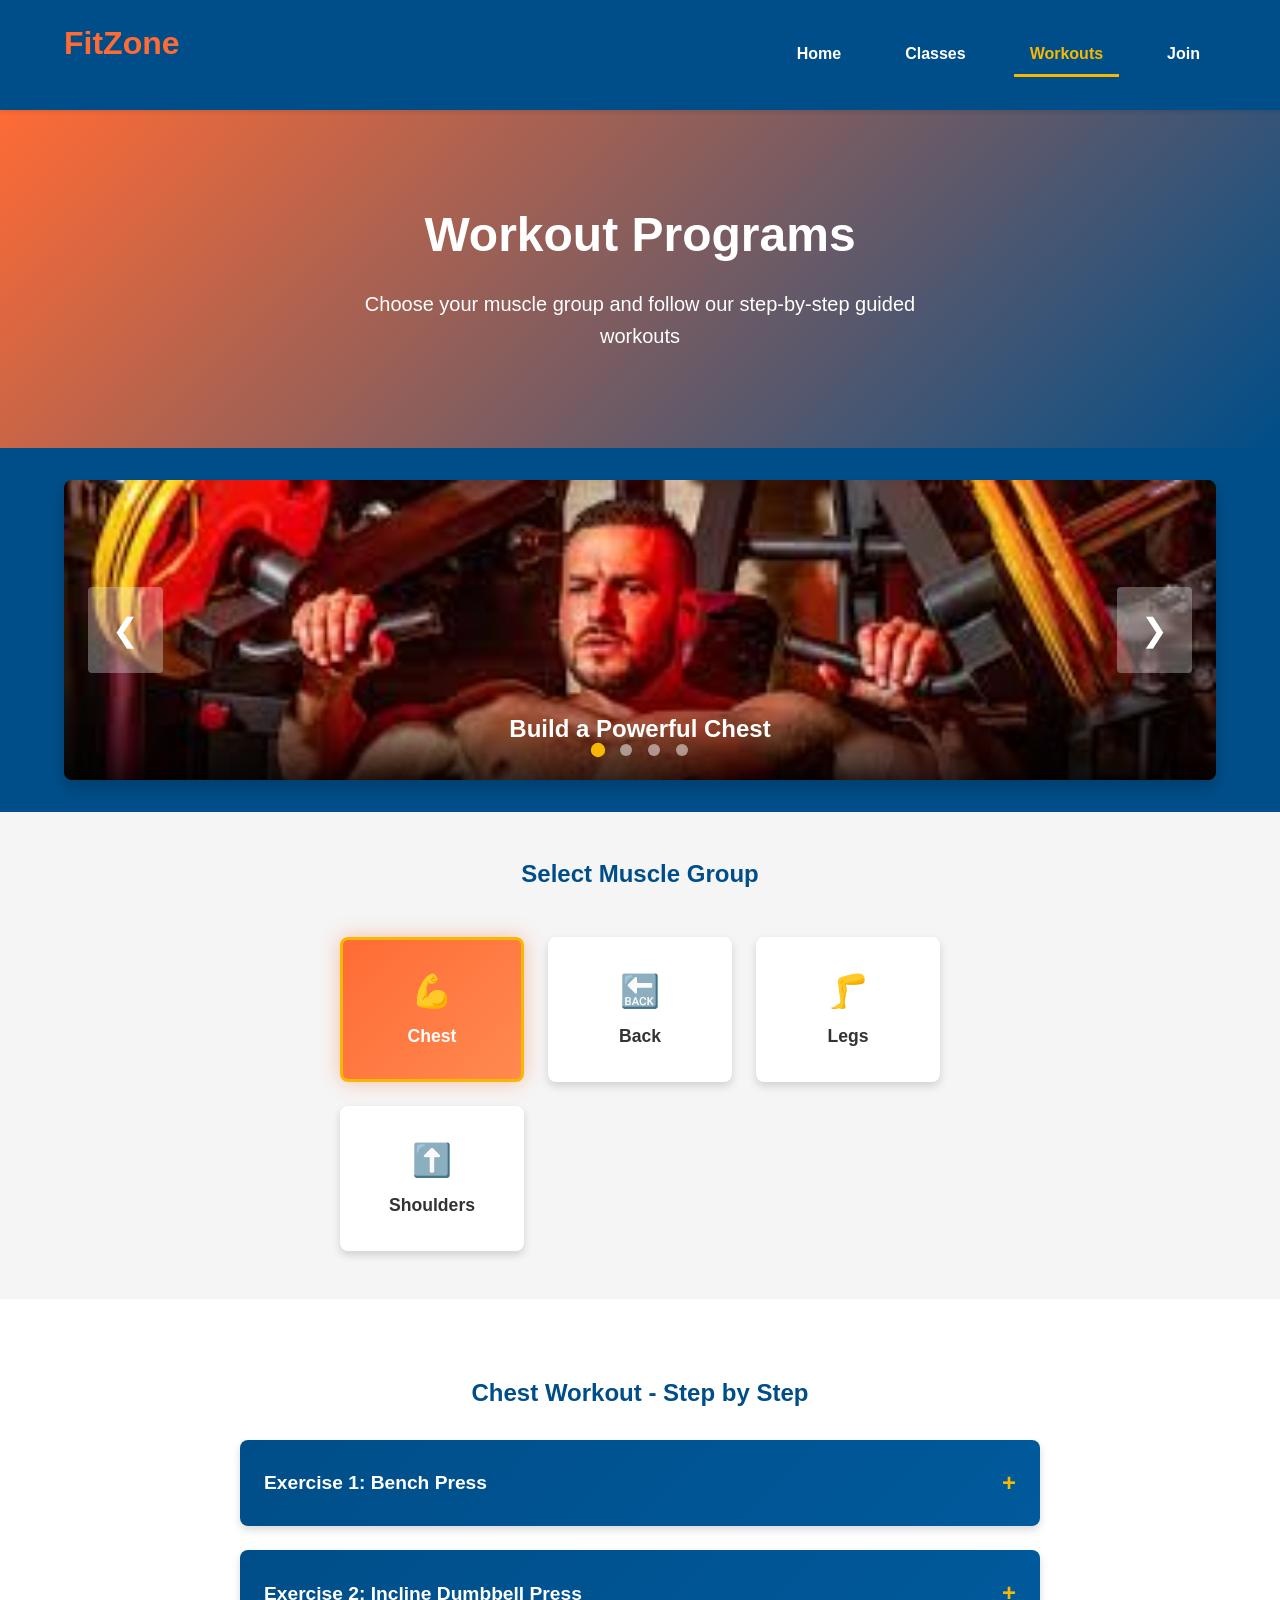
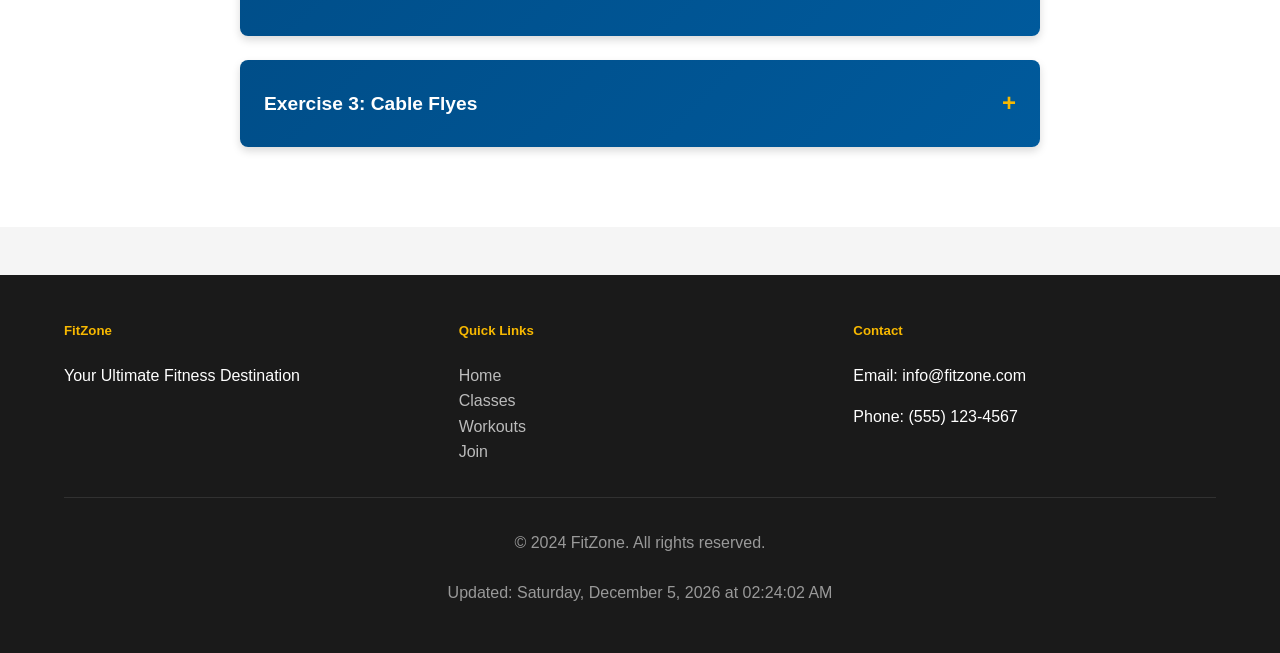
<file: workouts.html>
<!DOCTYPE html>
<html lang="en">
<head>
    <meta charset="UTF-8">
    <meta name="viewport" content="width=device-width, initial-scale=1.0">
    <title>Workouts - FitZone</title>
    <link rel="icon" type="image/x-icon" href="images/favicon.png">
    <link rel="stylesheet" href="css/styles.css">
    <link rel="stylesheet" href="css/animations.css">
    <link rel="stylesheet" href="css/workouts.css">
    <script src="https://code.jquery.com/jquery-3.6.0.min.js"></script>
</head>
<body>
    <!-- Navigation -->
    <nav class="navbar">
        <div class="container">
            <div class="nav-wrapper">
                <div class="logo">
                    <h1>FitZone</h1>
                </div>
                <ul class="nav-links">
                    <li><a href="index.html">Home</a></li>
                    <li><a href="classes.html">Classes</a></li>
                    <li><a href="workouts.html" class="active">Workouts</a></li>
                    <li><a href="join.html">Join</a></li>
                </ul>
            </div>
        </div>
    </nav>

    <!-- Hero Section for Workouts -->
    <header class="workouts-hero">
        <div class="hero-content">
            <h2>Workout Programs</h2>
            <p>Choose your muscle group and follow our step-by-step guided workouts</p>
        </div>
    </header>

    <!-- Cookie Consent Banner -->
    <div id="cookie-consent" class="cookie-consent hidden">
        <div class="cookie-content">
            <p>We use cookies to save your preferences and workout history. By continuing, you accept our cookie policy.</p>
            <div class="cookie-buttons">
                <button id="accept-cookies" class="btn btn-primary">Accept</button>
                <button id="decline-cookies" class="btn btn-secondary">Decline</button>
            </div>
        </div>
    </div>

    <!-- Auto-Rotating Carousel Banner -->
    <section class="carousel-section">
        <div class="carousel-container">
            <div class="carousel-wrapper">
                <div class="carousel-slides">
                    <div class="carousel-slide">
                        <img src="images/workouts/chest.jfif" alt="Chest Workout">
                        <div class="carousel-caption">Build a Powerful Chest</div>
                    </div>
                    <div class="carousel-slide">
                        <img src="images/workouts/back.jfif" alt="Back Workout">
                        <div class="carousel-caption">Strengthen Your Back</div>
                    </div>
                    <div class="carousel-slide">
                        <img src="images/workouts/legs.jfif" alt="Legs Workout">
                        <div class="carousel-caption">Power Up Your Legs</div>
                    </div>
                    <div class="carousel-slide">
                        <img src="images/workouts/shoulders.jfif" alt="Shoulders Workout">
                        <div class="carousel-caption">Shape Your Shoulders</div>
                    </div>
                </div>
                <button class="carousel-prev">❮</button>
                <button class="carousel-next">❯</button>
                <div class="carousel-dots">
                    <span class="dot active" data-slide="0"></span>
                    <span class="dot" data-slide="1"></span>
                    <span class="dot" data-slide="2"></span>
                    <span class="dot" data-slide="3"></span>
                </div>
            </div>
        </div>
    </section>

    <main>
        <!-- Muscle Group Buttons -->
        <section class="muscle-groups-section">
            <div class="container">
                <h2 class="section-title">Select Muscle Group</h2>
                <div class="muscle-buttons">
                    <button class="muscle-btn active" data-muscle="chest">
                        <span class="muscle-icon">💪</span>
                        <span>Chest</span>
                    </button>
                    <button class="muscle-btn" data-muscle="back">
                        <span class="muscle-icon">🔙</span>
                        <span>Back</span>
                    </button>
                    <button class="muscle-btn" data-muscle="legs">
                        <span class="muscle-icon">🦵</span>
                        <span>Legs</span>
                    </button>
                    <button class="muscle-btn" data-muscle="shoulders">
                        <span class="muscle-icon">⬆️</span>
                        <span>Shoulders</span>
                    </button>
                </div>
            </div>
        </section>

        <!-- Accordion Workout Details -->
        <section class="workout-accordion-section">
            <div class="container">
                <div class="accordion" id="chest-accordion" data-muscle="chest">
                    <h3 class="section-title">Chest Workout - Step by Step</h3>

                    <div class="accordion-item">
                        <div class="accordion-header">
                            <h4>Exercise 1: Bench Press</h4>
                            <span class="accordion-toggle">+</span>
                        </div>
                        <div class="accordion-content">
                            <div class="exercise-details">
                                <p><strong>Sets:</strong> 4</p>
                                <p><strong>Reps:</strong> 8-10</p>
                                <p><strong>Rest:</strong> 90-120 seconds</p>
                                <p><strong>Instructions:</strong> Lie flat on bench, grip the bar with hands shoulder-width apart. Lower the bar to your chest and press it back up explosively.</p>
                            </div>
                        </div>
                    </div>

                    <div class="accordion-item">
                        <div class="accordion-header">
                            <h4>Exercise 2: Incline Dumbbell Press</h4>
                            <span class="accordion-toggle">+</span>
                        </div>
                        <div class="accordion-content">
                            <div class="exercise-details">
                                <p><strong>Sets:</strong> 3</p>
                                <p><strong>Reps:</strong> 10-12</p>
                                <p><strong>Rest:</strong> 60-90 seconds</p>
                                <p><strong>Instructions:</strong> Sit on an incline bench set at 45 degrees. Press dumbbells upward and slightly forward with controlled movement.</p>
                            </div>
                        </div>
                    </div>

                    <div class="accordion-item">
                        <div class="accordion-header">
                            <h4>Exercise 3: Cable Flyes</h4>
                            <span class="accordion-toggle">+</span>
                        </div>
                        <div class="accordion-content">
                            <div class="exercise-details">
                                <p><strong>Sets:</strong> 3</p>
                                <p><strong>Reps:</strong> 12-15</p>
                                <p><strong>Rest:</strong> 45-60 seconds</p>
                                <p><strong>Instructions:</strong> Stand on a machine, keep a slight bend in your elbows, and bring your hands together in a controlled arc motion.</p>
                            </div>
                        </div>
                    </div>
                </div>

                <div class="accordion" id="back-accordion" data-muscle="back" style="display: none;">
                    <h3 class="section-title">Back Workout - Step by Step</h3>

                    <div class="accordion-item">
                        <div class="accordion-header">
                            <h4>Exercise 1: Deadlift</h4>
                            <span class="accordion-toggle">+</span>
                        </div>
                        <div class="accordion-content">
                            <div class="exercise-details">
                                <p><strong>Sets:</strong> 4</p>
                                <p><strong>Reps:</strong> 6-8</p>
                                <p><strong>Rest:</strong> 120-150 seconds</p>
                                <p><strong>Instructions:</strong> Stand with feet hip-width apart, grip the bar at shoulder-width. Lift with your legs, keeping your back straight.</p>
                            </div>
                        </div>
                    </div>

                    <div class="accordion-item">
                        <div class="accordion-header">
                            <h4>Exercise 2: Bent-Over Rows</h4>
                            <span class="accordion-toggle">+</span>
                        </div>
                        <div class="accordion-content">
                            <div class="exercise-details">
                                <p><strong>Sets:</strong> 3</p>
                                <p><strong>Reps:</strong> 10-12</p>
                                <p><strong>Rest:</strong> 90-120 seconds</p>
                                <p><strong>Instructions:</strong> Bend forward at hips with a slight knee bend. Pull the bar up to your lower chest with elbows close to your body.</p>
                            </div>
                        </div>
                    </div>

                    <div class="accordion-item">
                        <div class="accordion-header">
                            <h4>Exercise 3: Pull-ups</h4>
                            <span class="accordion-toggle">+</span>
                        </div>
                        <div class="accordion-content">
                            <div class="exercise-details">
                                <p><strong>Sets:</strong> 3</p>
                                <p><strong>Reps:</strong> 8-12</p>
                                <p><strong>Rest:</strong> 90-120 seconds</p>
                                <p><strong>Instructions:</strong> Grip the bar with hands slightly wider than shoulder-width. Pull yourself up until chin is over the bar, then lower with control.</p>
                            </div>
                        </div>
                    </div>
                </div>

                <div class="accordion" id="legs-accordion" data-muscle="legs" style="display: none;">
                    <h3 class="section-title">Legs Workout - Step by Step</h3>

                    <div class="accordion-item">
                        <div class="accordion-header">
                            <h4>Exercise 1: Squats</h4>
                            <span class="accordion-toggle">+</span>
                        </div>
                        <div class="accordion-content">
                            <div class="exercise-details">
                                <p><strong>Sets:</strong> 4</p>
                                <p><strong>Reps:</strong> 8-10</p>
                                <p><strong>Rest:</strong> 120-150 seconds</p>
                                <p><strong>Instructions:</strong> Place bar on shoulders, feet shoulder-width apart. Lower your body as if sitting in a chair, then push back up.</p>
                            </div>
                        </div>
                    </div>

                    <div class="accordion-item">
                        <div class="accordion-header">
                            <h4>Exercise 2: Leg Press</h4>
                            <span class="accordion-toggle">+</span>
                        </div>
                        <div class="accordion-content">
                            <div class="exercise-details">
                                <p><strong>Sets:</strong> 3</p>
                                <p><strong>Reps:</strong> 10-12</p>
                                <p><strong>Rest:</strong> 90-120 seconds</p>
                                <p><strong>Instructions:</strong> Sit on the machine with feet on the platform at shoulder-width. Push the platform away from you, then return with control.</p>
                            </div>
                        </div>
                    </div>

                    <div class="accordion-item">
                        <div class="accordion-header">
                            <h4>Exercise 3: Leg Curls</h4>
                            <span class="accordion-toggle">+</span>
                        </div>
                        <div class="accordion-content">
                            <div class="exercise-details">
                                <p><strong>Sets:</strong> 3</p>
                                <p><strong>Reps:</strong> 12-15</p>
                                <p><strong>Rest:</strong> 60-90 seconds</p>
                                <p><strong>Instructions:</strong> Lie face down on the machine. Curl your legs up towards your glutes, squeezing at the top before lowering.</p>
                            </div>
                        </div>
                    </div>
                </div>

                <div class="accordion" id="shoulders-accordion" data-muscle="shoulders" style="display: none;">
                    <h3 class="section-title">Shoulders Workout - Step by Step</h3>

                    <div class="accordion-item">
                        <div class="accordion-header">
                            <h4>Exercise 1: Military Press</h4>
                            <span class="accordion-toggle">+</span>
                        </div>
                        <div class="accordion-content">
                            <div class="exercise-details">
                                <p><strong>Sets:</strong> 4</p>
                                <p><strong>Reps:</strong> 8-10</p>
                                <p><strong>Rest:</strong> 90-120 seconds</p>
                                <p><strong>Instructions:</strong> Stand with the bar at shoulder height. Press the bar overhead until arms are fully extended, then lower back down.</p>
                            </div>
                        </div>
                    </div>

                    <div class="accordion-item">
                        <div class="accordion-header">
                            <h4>Exercise 2: Lateral Raises</h4>
                            <span class="accordion-toggle">+</span>
                        </div>
                        <div class="accordion-content">
                            <div class="exercise-details">
                                <p><strong>Sets:</strong> 3</p>
                                <p><strong>Reps:</strong> 12-15</p>
                                <p><strong>Rest:</strong> 60-90 seconds</p>
                                <p><strong>Instructions:</strong> Hold dumbbells at your sides with arms slightly bent. Raise them out to the sides until parallel with the floor.</p>
                            </div>
                        </div>
                    </div>

                    <div class="accordion-item">
                        <div class="accordion-header">
                            <h4>Exercise 3: Reverse Peck Deck</h4>
                            <span class="accordion-toggle">+</span>
                        </div>
                        <div class="accordion-content">
                            <div class="exercise-details">
                                <p><strong>Sets:</strong> 3</p>
                                <p><strong>Reps:</strong> 12-15</p>
                                <p><strong>Rest:</strong> 60-90 seconds</p>
                                <p><strong>Instructions:</strong> Sit on the machine facing inward. Pull the handles toward you in a controlled arc, squeezing your rear shoulders.</p>
                            </div>
                        </div>
                    </div>
                </div>
            </div>
        </section>
    </main>

    <!-- Footer -->
    <footer class="footer">
        <div class="container">
            <div class="footer-content">
                <div class="footer-section">
                    <h5>FitZone</h5>
                    <p>Your Ultimate Fitness Destination</p>
                </div>
                <div class="footer-section">
                    <h5>Quick Links</h5>
                    <ul>
                        <li><a href="index.html">Home</a></li>
                        <li><a href="classes.html">Classes</a></li>
                        <li><a href="workouts.html">Workouts</a></li>
                        <li><a href="join.html">Join</a></li>
                    </ul>
                </div>
                <div class="footer-section">
                    <h5>Contact</h5>
                    <p>Email: info@fitzone.com</p>
                    <p>Phone: (555) 123-4567</p>
                </div>
            </div>
            <div class="footer-bottom">
                <p>&copy; 2024 FitZone. All rights reserved.</p>
                <p id="current-date-time"></p>
            </div>
        </div>
    </footer>

    <!-- Scripts -->
    <script src="js/main.js"></script>
    <script src="js/workouts.js"></script>
</body>
</html>
</file>
<file: css/styles.css>
/* ============================================
   FITZONE - MAIN STYLES
   Layout, Typography, Colors, Navigation
   ============================================ */

/* ============================================
   GLOBAL STYLES & VARIABLES
   ============================================ */

:root {
    /* Colors */
    --primary-color: #ff6b35;
    --secondary-color: #004e89;
    --accent-color: #f7b801;
    --dark-bg: #1a1a1a;
    --light-bg: #f5f5f5;
    --text-dark: #333333;
    --text-light: #ffffff;
    --border-color: #e0e0e0;
    --success-color: #27ae60;
    --danger-color: #e74c3c;

    /* Typography */
    --font-primary: 'Segoe UI', Tahoma, Geneva, Verdana, sans-serif;
    --font-secondary: 'Arial', sans-serif;
    --font-size-base: 16px;
    --font-size-lg: 1.25rem;
    --font-size-xl: 1.5rem;
    --font-size-xxl: 2rem;

    /* Spacing */
    --spacing-xs: 0.5rem;
    --spacing-sm: 1rem;
    --spacing-md: 1.5rem;
    --spacing-lg: 2rem;
    --spacing-xl: 3rem;

    /* Shadows */
    --shadow-sm: 0 2px 4px rgba(0, 0, 0, 0.1);
    --shadow-md: 0 4px 8px rgba(0, 0, 0, 0.15);
    --shadow-lg: 0 8px 16px rgba(0, 0, 0, 0.2);

    /* Border Radius */
    --border-radius: 8px;
}

/* ============================================
   RESET & BASE STYLES
   ============================================ */

* {
    margin: 0;
    padding: 0;
    box-sizing: border-box;
}

html {
    scroll-behavior: smooth;
}

body {
    font-family: var(--font-primary);
    font-size: var(--font-size-base);
    line-height: 1.6;
    color: var(--text-dark);
    background-color: var(--light-bg);
}

a {
    text-decoration: none;
    color: inherit;
}

ul {
    list-style: none;
}

img {
    max-width: 100%;
    height: auto;
    display: block;
}

/* ============================================
   CONTAINER
   ============================================ */

.container {
    max-width: 1200px;
    margin: 0 auto;
    padding: 0 var(--spacing-md);
}

/* ============================================
   NAVIGATION BAR
   ============================================ */

.navbar {
    background-color: var(--secondary-color);
    padding: var(--spacing-md) 0;
    position: sticky;
    top: 0;
    z-index: 1000;
    box-shadow: var(--shadow-sm);
}

.nav-wrapper {
    display: flex;
    justify-content: space-between;
    align-items: center;
}

.logo h1 {
    font-size: var(--font-size-xxl);
    color: var(--primary-color);
    font-weight: 700;
}

.nav-links {
    display: flex;
    gap: var(--spacing-lg);
}

.nav-links a {
    color: var(--text-light);
    font-weight: 600;
    padding: var(--spacing-xs) var(--spacing-sm);
    border-bottom: 3px solid transparent;
    transition: all 0.3s ease;
}

.nav-links a:hover,
.nav-links a.active {
    color: var(--accent-color);
    border-bottom-color: var(--accent-color);
}

/* ============================================
   HERO SECTION
   ============================================ */

.hero,
.gallery-hero {
    background: linear-gradient(135deg, rgba(0, 78, 137, 0.8), rgba(255, 107, 53, 0.8)),
                url('images/background.jpg') center/cover no-repeat;
    min-height: 500px;
    display: flex;
    align-items: center;
    justify-content: center;
    text-align: center;
    color: var(--text-light);
    padding: var(--spacing-xl);
}

.gallery-hero {
    min-height: 350px;
}

.hero-content h2 {
    font-size: var(--font-size-xxl);
    margin-bottom: var(--spacing-md);
    font-weight: 700;
}

.hero-content p {
    font-size: var(--font-size-lg);
    margin-bottom: var(--spacing-lg);
    max-width: 600px;
}

/* ============================================
   BUTTONS
   ============================================ */

.btn {
    display: inline-block;
    padding: var(--spacing-sm) var(--spacing-lg);
    border-radius: var(--border-radius);
    font-weight: 600;
    cursor: pointer;
    transition: all 0.3s ease;
    border: 2px solid transparent;
}

.btn-primary {
    background-color: var(--primary-color);
    color: var(--text-light);
}

.btn-primary:hover {
    background-color: #e55a2b;
    transform: translateY(-2px);
    box-shadow: var(--shadow-lg);
}

.btn-secondary {
    background-color: transparent;
    color: var(--text-light);
    border-color: var(--primary-color);
}

.btn-secondary:hover {
    background-color: var(--primary-color);
    transform: translateY(-2px);
}

/* ============================================
   TYPOGRAPHY
   ============================================ */

h1, h2, h3, h4, h5, h6 {
    font-weight: 700;
    line-height: 1.2;
    margin-bottom: var(--spacing-md);
}

h1 {
    font-size: var(--font-size-xxl);
}

h2 {
    font-size: var(--font-size-xl);
}

h3 {
    font-size: var(--font-size-lg);
}

p {
    margin-bottom: var(--spacing-md);
}

.section-title {
    text-align: center;
    font-size: var(--font-size-xl);
    margin-bottom: var(--spacing-xl);
    color: var(--secondary-color);
}

/* ============================================
   PRICING SECTION
   ============================================ */

.pricing-section {
    padding: var(--spacing-xl) 0;
    background-color: var(--text-light);
}

.pricing-grid {
    display: grid;
    grid-template-columns: repeat(auto-fit, minmax(300px, 1fr));
    gap: var(--spacing-lg);
    margin-top: var(--spacing-lg);
}

.pricing-card {
    background-color: var(--light-bg);
    border: 2px solid var(--border-color);
    border-radius: var(--border-radius);
    padding: var(--spacing-lg);
    text-align: center;
    transition: all 0.3s ease;
    position: relative;
}

.pricing-card:hover {
    transform: translateY(-10px);
    box-shadow: var(--shadow-lg);
    border-color: var(--primary-color);
}

.pricing-card.featured {
    border-color: var(--primary-color);
    box-shadow: var(--shadow-lg);
    transform: scale(1.05);
}

.badge {
    position: absolute;
    top: -15px;
    left: 50%;
    transform: translateX(-50%);
    background-color: var(--primary-color);
    color: var(--text-light);
    padding: var(--spacing-xs) var(--spacing-md);
    border-radius: 20px;
    font-weight: 600;
    font-size: 0.85rem;
}

.pricing-card h3 {
    font-size: var(--font-size-lg);
    margin-bottom: var(--spacing-md);
    color: var(--secondary-color);
}

.price {
    font-size: 2.5rem;
    font-weight: 700;
    color: var(--primary-color);
    margin-bottom: var(--spacing-md);
}

.price span {
    font-size: var(--font-size-base);
    color: var(--text-dark);
}

.features {
    list-style: none;
    margin-bottom: var(--spacing-lg);
    text-align: left;
}

.features li {
    padding: var(--spacing-xs) 0;
    border-bottom: 1px solid var(--border-color);
}

.features li:last-child {
    border-bottom: none;
}

/* ============================================
   WHY US & FEATURES GRID
   ============================================ */

.why-us {
    padding: var(--spacing-xl) 0;
    background-color: var(--light-bg);
}

.features-grid {
    display: grid;
    grid-template-columns: repeat(auto-fit, minmax(250px, 1fr));
    gap: var(--spacing-lg);
    margin-top: var(--spacing-lg);
}

.feature-item {
    background-color: var(--text-light);
    padding: var(--spacing-lg);
    border-radius: var(--border-radius);
    box-shadow: var(--shadow-sm);
    transition: all 0.3s ease;
    text-align: center;
}

.feature-item:hover {
    transform: translateY(-5px);
    box-shadow: var(--shadow-md);
}

.feature-item h4 {
    color: var(--primary-color);
    margin-bottom: var(--spacing-md);
}

/* ============================================
   GALLERY SECTION
   ============================================ */

.gallery-section {
    padding: var(--spacing-xl) 0;
    background-color: var(--text-light);
}

.gallery-grid {
    display: grid;
    grid-template-columns: repeat(auto-fit, minmax(300px, 1fr));
    gap: var(--spacing-lg);
    margin-top: var(--spacing-lg);
}

.gallery-item {
    border-radius: var(--border-radius);
    overflow: hidden;
    box-shadow: var(--shadow-md);
}

.gallery-image-wrapper {
    position: relative;
    overflow: hidden;
    height: 300px;
}

.gallery-image-wrapper img {
    width: 100%;
    height: 100%;
    object-fit: cover;
    transition: transform 0.3s ease;
}

.gallery-overlay {
    position: absolute;
    top: 0;
    left: 0;
    width: 100%;
    height: 100%;
    background: rgba(0, 0, 0, 0.6);
    display: flex;
    flex-direction: column;
    justify-content: center;
    align-items: center;
    color: var(--text-light);
    opacity: 0;
    transition: opacity 0.3s ease;
}

.gallery-overlay h3 {
    font-size: var(--font-size-lg);
    margin-bottom: var(--spacing-sm);
}

.gallery-overlay p {
    margin-bottom: 0;
    font-size: 0.95rem;
}

.gallery-item:hover .gallery-overlay {
    opacity: 1;
}

.gallery-item:hover .gallery-image-wrapper img {
    transform: scale(1.1);
}

/* ============================================
   CLASS INFO SECTION
   ============================================ */

.class-info {
    padding: var(--spacing-xl) 0;
    background-color: var(--light-bg);
}

.info-grid {
    display: grid;
    grid-template-columns: repeat(auto-fit, minmax(250px, 1fr));
    gap: var(--spacing-lg);
    margin-top: var(--spacing-lg);
}

.info-card {
    background-color: var(--text-light);
    padding: var(--spacing-lg);
    border-radius: var(--border-radius);
    box-shadow: var(--shadow-sm);
    border-left: 4px solid var(--primary-color);
}

.info-card h4 {
    color: var(--secondary-color);
    margin-bottom: var(--spacing-md);
}

/* ============================================
   FOOTER
   ============================================ */

.footer {
    background-color: var(--dark-bg);
    color: var(--text-light);
    padding: var(--spacing-xl) 0 var(--spacing-md);
    margin-top: var(--spacing-xl);
}

.footer-content {
    display: grid;
    grid-template-columns: repeat(auto-fit, minmax(250px, 1fr));
    gap: var(--spacing-lg);
    margin-bottom: var(--spacing-lg);
}

.footer-section h5 {
    color: var(--accent-color);
    margin-bottom: var(--spacing-md);
}

.footer-section ul {
    list-style: none;
}

.footer-section a {
    color: #bbb;
    transition: color 0.3s ease;
}

.footer-section a:hover {
    color: var(--accent-color);
}

.footer-section p {
    margin-bottom: var(--spacing-sm);
}

.footer-bottom {
    text-align: center;
    padding-top: var(--spacing-lg);
    border-top: 1px solid rgba(255, 255, 255, 0.1);
    color: #999;
}

/* ============================================
   RESPONSIVE DESIGN
   ============================================ */

/* Tablet (768px and below) */
@media (max-width: 768px) {
    .nav-links {
        gap: var(--spacing-md);
        font-size: 0.9rem;
    }

    .hero-content h2 {
        font-size: 1.5rem;
    }

    .pricing-card.featured {
        transform: scale(1);
    }

    .gallery-grid,
    .features-grid,
    .info-grid {
        grid-template-columns: repeat(auto-fit, minmax(250px, 1fr));
    }

    .section-title {
        font-size: var(--font-size-lg);
    }
}

/* Mobile (480px and below) */
@media (max-width: 480px) {
    :root {
        --spacing-lg: 1.5rem;
        --spacing-md: 1rem;
    }

    .logo h1 {
        font-size: 1.5rem;
    }

    .nav-links {
        gap: var(--spacing-sm);
        flex-direction: column;
        position: absolute;
        top: 70px;
        left: 0;
        right: 0;
        background-color: var(--secondary-color);
        padding: var(--spacing-md);
        display: none;
    }

    .nav-links.active {
        display: flex;
    }

    .hero,
    .gallery-hero {
        min-height: 300px;
        padding: var(--spacing-lg);
    }

    .hero-content h2 {
        font-size: 1.25rem;
    }

    .hero-content p {
        font-size: 1rem;
    }

    .pricing-grid,
    .gallery-grid,
    .features-grid,
    .info-grid {
        grid-template-columns: 1fr;
    }

    .pricing-card,
    .feature-item,
    .info-card {
        padding: var(--spacing-md);
    }

    .btn {
        width: 100%;
        text-align: center;
    }

    .footer-content {
        grid-template-columns: 1fr;
    }
}
</file>
<file: css/animations.css>
/* ============================================
   FITZONE - ANIMATIONS & EFFECTS
   Transitions, Keyframes, Hover Effects
   ============================================ */

/* ============================================
   KEYFRAME ANIMATIONS
   ============================================ */

/* Fade In Animation */
@keyframes fadeIn {
    from {
        opacity: 0;
    }
    to {
        opacity: 1;
    }
}

/* Slide In From Left */
@keyframes slideInLeft {
    from {
        opacity: 0;
        transform: translateX(-30px);
    }
    to {
        opacity: 1;
        transform: translateX(0);
    }
}

/* Slide In From Right */
@keyframes slideInRight {
    from {
        opacity: 0;
        transform: translateX(30px);
    }
    to {
        opacity: 1;
        transform: translateX(0);
    }
}

/* Slide In From Top */
@keyframes slideInTop {
    from {
        opacity: 0;
        transform: translateY(-30px);
    }
    to {
        opacity: 1;
        transform: translateY(0);
    }
}

/* Slide In From Bottom */
@keyframes slideInBottom {
    from {
        opacity: 0;
        transform: translateY(30px);
    }
    to {
        opacity: 1;
        transform: translateY(0);
    }
}

/* Zoom In */
@keyframes zoomIn {
    from {
        opacity: 0;
        transform: scale(0.8);
    }
    to {
        opacity: 1;
        transform: scale(1);
    }
}

/* Bounce Animation */
@keyframes bounce {
    0%, 100% {
        transform: translateY(0);
    }
    50% {
        transform: translateY(-10px);
    }
}

/* Pulse Animation */
@keyframes pulse {
    0%, 100% {
        opacity: 1;
    }
    50% {
        opacity: 0.8;
    }
}

/* Rotate Animation */
@keyframes rotate {
    from {
        transform: rotate(0deg);
    }
    to {
        transform: rotate(360deg);
    }
}

/* Glow Animation */
@keyframes glow {
    0%, 100% {
        box-shadow: 0 0 5px rgba(255, 107, 53, 0.5);
    }
    50% {
        box-shadow: 0 0 20px rgba(255, 107, 53, 0.8);
    }
}

/* ============================================
   APPLY ANIMATIONS TO ELEMENTS
   ============================================ */

/* Navigation Links */
.nav-links a {
    position: relative;
    display: inline-block;
}

.nav-links a::after {
    content: '';
    position: absolute;
    width: 0;
    height: 2px;
    bottom: -3px;
    left: 0;
    background-color: var(--accent-color);
    transition: width 0.3s ease;
}

.nav-links a:hover::after {
    width: 100%;
}

/* Hero Section Animations */
.hero-content h2 {
    animation: slideInTop 0.8s ease;
}

.hero-content p {
    animation: slideInBottom 0.8s ease 0.2s backwards;
}

.btn-primary,
.btn-secondary {
    animation: fadeIn 0.8s ease 0.4s backwards;
}

/* ============================================
   BUTTON ANIMATIONS
   ============================================ */

.btn {
    position: relative;
    overflow: hidden;
}

.btn::before {
    content: '';
    position: absolute;
    top: 50%;
    left: 50%;
    width: 0;
    height: 0;
    border-radius: 50%;
    background: rgba(255, 255, 255, 0.5);
    transform: translate(-50%, -50%);
    transition: width 0.6s, height 0.6s;
}

.btn:hover::before {
    width: 300px;
    height: 300px;
}

.btn {
    transition: all 0.3s cubic-bezier(0.25, 0.46, 0.45, 0.94);
}

.btn:hover {
    transform: translateY(-3px);
    letter-spacing: 0.5px;
}

/* ============================================
   PRICING CARD ANIMATIONS
   ============================================ */

.pricing-card {
    animation: slideInBottom 0.6s ease backwards;
}

.pricing-card:nth-child(1) {
    animation-delay: 0s;
}

.pricing-card:nth-child(2) {
    animation-delay: 0.1s;
}

.pricing-card:nth-child(3) {
    animation-delay: 0.2s;
}

.pricing-card {
    position: relative;
    overflow: hidden;
}

.pricing-card::before {
    content: '';
    position: absolute;
    top: 0;
    left: -100%;
    width: 100%;
    height: 100%;
    background: linear-gradient(90deg, transparent, rgba(255, 255, 255, 0.2), transparent);
    transition: left 0.5s ease;
}

.pricing-card:hover::before {
    left: 100%;
}

.pricing-card h3 {
    transition: color 0.3s ease;
}

.pricing-card:hover h3 {
    color: var(--primary-color);
}

.price {
    transition: transform 0.3s ease;
}

.pricing-card:hover .price {
    transform: scale(1.05);
}

.btn {
    transition: all 0.3s ease;
}

/* ============================================
   GALLERY ITEM ANIMATIONS
   ============================================ */

.gallery-item {
    animation: zoomIn 0.6s ease;
}

.gallery-item:nth-child(1) {
    animation-delay: 0s;
}

.gallery-item:nth-child(2) {
    animation-delay: 0.1s;
}

.gallery-item:nth-child(3) {
    animation-delay: 0.2s;
}

.gallery-item:nth-child(4) {
    animation-delay: 0.3s;
}

.gallery-item:nth-child(5) {
    animation-delay: 0.4s;
}

.gallery-item:nth-child(6) {
    animation-delay: 0.5s;
}

.gallery-image-wrapper {
    position: relative;
}

.gallery-image-wrapper img {
    transition: transform 0.5s cubic-bezier(0.23, 1, 0.320, 1);
    filter: brightness(1);
}

.gallery-item:hover .gallery-image-wrapper img {
    transform: scale(1.15) rotate(1deg);
    filter: brightness(0.7) saturate(1.2);
}

.gallery-overlay {
    animation: fadeIn 0.3s ease;
}

/* ============================================
   FEATURE ITEM ANIMATIONS
   ============================================ */

.feature-item {
    animation: slideInLeft 0.6s ease backwards;
}

.feature-item:nth-child(1) {
    animation-delay: 0s;
}

.feature-item:nth-child(2) {
    animation-delay: 0.1s;
}

.feature-item:nth-child(3) {
    animation-delay: 0.2s;
}

.feature-item:nth-child(4) {
    animation-delay: 0.3s;
}

.feature-item::before {
    content: '';
    position: absolute;
    top: 0;
    left: 0;
    width: 4px;
    height: 0;
    background: var(--primary-color);
    transition: height 0.4s ease;
}

.feature-item:hover::before {
    height: 100%;
}

/* ============================================
   INFO CARD ANIMATIONS
   ============================================ */

.info-card {
    animation: slideInRight 0.6s ease backwards;
    transition: all 0.3s ease;
}

.info-card:nth-child(1) {
    animation-delay: 0s;
}

.info-card:nth-child(2) {
    animation-delay: 0.1s;
}

.info-card:nth-child(3) {
    animation-delay: 0.2s;
}

.info-card:nth-child(4) {
    animation-delay: 0.3s;
}

.info-card:hover {
    box-shadow: var(--shadow-lg);
    border-left-color: var(--accent-color);
}

.info-card h4 {
    transition: color 0.3s ease;
}

.info-card:hover h4 {
    color: var(--primary-color);
}

/* ============================================
   FOOTER ANIMATIONS
   ============================================ */

.footer-section a {
    position: relative;
    display: inline-block;
}

.footer-section a::before {
    content: '';
    position: absolute;
    bottom: -2px;
    left: 0;
    width: 0;
    height: 2px;
    background-color: var(--accent-color);
    transition: width 0.3s ease;
}

.footer-section a:hover::before {
    width: 100%;
}

/* ============================================
   FILTER EFFECTS
   ============================================ */

/* Grayscale to Color Transition */
.gallery-image-wrapper img {
    filter: grayscale(0%);
    transition: filter 0.5s ease, transform 0.5s ease;
}

.gallery-item:hover .gallery-image-wrapper img {
    filter: grayscale(0%) brightness(1.1) contrast(1.1);
}

/* ============================================
   SMOOTH TRANSITIONS
   ============================================ */

/* Apply smooth transitions to all interactive elements */
button,
a,
input,
textarea,
select {
    transition: all 0.3s ease;
}

/* Text element transitions */
h1, h2, h3, h4, h5, h6 {
    transition: color 0.3s ease;
}

/* ============================================
   SCROLL ANIMATIONS
   ============================================ */

/* Fade in on scroll (for future JS implementation) */
.fade-on-scroll {
    animation: fadeIn 0.6s ease forwards;
}

.slide-on-scroll {
    animation: slideInBottom 0.6s ease forwards;
}

/* ============================================
   RESPONSIVE ANIMATION ADJUSTMENTS
   ============================================ */

@media (max-width: 768px) {
    .gallery-item:hover .gallery-image-wrapper img {
        transform: scale(1.1);
    }

    .btn:hover {
        transform: translateY(-2px);
    }

    .pricing-card:hover {
        transform: translateY(-5px);
    }
}

@media (max-width: 480px) {
    /* Reduce animations on mobile for better performance */
    * {
        animation-duration: 0.3s;
    }

    .btn:hover {
        transform: none;
    }

    .gallery-item:hover .gallery-image-wrapper img {
        transform: scale(1.05);
    }
}

/* ============================================
   DARK MODE ANIMATIONS (Future Enhancement)
   ============================================ */

/* Smooth color transitions for dark mode toggle */
:root {
    --transition-color: color 0.3s ease, background-color 0.3s ease, border-color 0.3s ease;
}

body,
.navbar,
.pricing-card,
.feature-item,
.gallery-item,
.info-card,
.footer {
    transition: var(--transition-color);
}
</file>
<file: css/workouts.css>
/* ============================================
   FITZONE - WORKOUTS CSS
   Muscle Buttons, Accordion, Carousel, Cookie Consent
   ============================================ */

/* ============================================
   IMPORT MAIN STYLES
   ============================================ */

/* CSS Variables are inherited from styles.css */

/* ============================================
   WORKOUTS HERO SECTION
   ============================================ */

.workouts-hero {
    background: linear-gradient(135deg, var(--primary-color), var(--secondary-color));
    padding: 6rem var(--spacing-md);
    text-align: center;
    animation: fadeIn 0.8s ease;
}

.workouts-hero .hero-content h2 {
    color: var(--text-light);
    font-size: 3rem;
    margin-bottom: var(--spacing-md);
    animation: slideInTop 0.8s ease;
}

.workouts-hero .hero-content p {
    color: var(--text-light);
    font-size: 1.25rem;
    max-width: 600px;
    margin: 0 auto;
    animation: slideInBottom 0.8s ease 0.2s backwards;
}

/* ============================================
   COOKIE CONSENT BANNER
   ============================================ */

.cookie-consent {
    position: fixed;
    bottom: 0;
    left: 0;
    right: 0;
    background: var(--dark-bg);
    color: var(--text-light);
    padding: var(--spacing-lg);
    box-shadow: 0 -4px 12px rgba(0, 0, 0, 0.3);
    z-index: 1000;
    animation: slideInBottom 0.4s ease;
}

.cookie-consent.hidden {
    display: none;
}

.cookie-content {
    max-width: 1200px;
    margin: 0 auto;
    display: flex;
    justify-content: space-between;
    align-items: center;
    gap: var(--spacing-lg);
}

.cookie-content p {
    flex: 1;
    margin: 0;
    line-height: 1.5;
}

.cookie-buttons {
    display: flex;
    gap: var(--spacing-md);
    white-space: nowrap;
}

.cookie-buttons .btn {
    padding: var(--spacing-sm) var(--spacing-md);
    font-size: 0.95rem;
    border: none;
    cursor: pointer;
}

@media (max-width: 768px) {
    .cookie-content {
        flex-direction: column;
        align-items: flex-start;
        gap: var(--spacing-md);
    }

    .cookie-buttons {
        width: 100%;
    }

    .cookie-buttons .btn {
        flex: 1;
    }
}

/* ============================================
   CAROUSEL SECTION
   ============================================ */

.carousel-section {
    background: var(--secondary-color);
    padding: var(--spacing-lg) 0;
    overflow: hidden;
}

.carousel-container {
    max-width: 1200px;
    margin: 0 auto;
    padding: 0 var(--spacing-md);
}

.carousel-wrapper {
    position: relative;
    width: 100%;
    overflow: hidden;
    border-radius: var(--border-radius);
    box-shadow: var(--shadow-lg);
}

.carousel-slides {
    display: flex;
    position: relative;
    left: 0;
    transition: left 0.5s ease;
    width: 400%;
}

.carousel-slide {
    position: relative;
    width: 100%;
    min-height: 300px;
    overflow: hidden;
}

.carousel-slide img {
    width: 100%;
    height: 300px;
    object-fit: cover;
    display: block;
}

.carousel-caption {
    position: absolute;
    bottom: 0;
    left: 0;
    right: 0;
    background: linear-gradient(180deg, rgba(0, 0, 0, 0), rgba(0, 0, 0, 0.8));
    color: var(--text-light);
    padding: var(--spacing-lg) var(--spacing-md);
    font-size: 1.5rem;
    font-weight: bold;
    text-align: center;
}

/* Carousel Navigation Buttons */
.carousel-prev,
.carousel-next {
    position: absolute;
    top: 50%;
    transform: translateY(-50%);
    background: rgba(255, 255, 255, 0.3);
    border: none;
    color: var(--text-light);
    font-size: 2rem;
    padding: var(--spacing-md);
    cursor: pointer;
    transition: all 0.3s ease;
    z-index: 10;
    border-radius: 4px;
}

.carousel-prev {
    left: var(--spacing-md);
}

.carousel-next {
    right: var(--spacing-md);
}

.carousel-prev:hover,
.carousel-next:hover {
    background: rgba(255, 255, 255, 0.6);
    transform: translateY(-50%) scale(1.1);
}

/* Carousel Dots */
.carousel-dots {
    position: absolute;
    bottom: var(--spacing-md);
    left: 50%;
    transform: translateX(-50%);
    display: flex;
    gap: var(--spacing-sm);
    z-index: 10;
}

.dot {
    width: 12px;
    height: 12px;
    border-radius: 50%;
    background: rgba(255, 255, 255, 0.5);
    cursor: pointer;
    transition: all 0.3s ease;
}

.dot.active {
    background: var(--accent-color);
    transform: scale(1.2);
}

.dot:hover {
    background: rgba(255, 255, 255, 0.8);
}

@media (max-width: 768px) {
    .carousel-slide {
        min-height: 200px;
    }

    .carousel-slide img {
        height: 200px;
    }

    .carousel-caption {
        font-size: 1.1rem;
    }

    .carousel-prev,
    .carousel-next {
        font-size: 1.5rem;
        padding: var(--spacing-sm);
    }
}

/* ============================================
   MUSCLE GROUPS SECTION
   ============================================ */

.muscle-groups-section {
    padding: var(--spacing-xl) var(--spacing-md);
    background: var(--light-bg);
}

.muscle-buttons {
    display: grid;
    grid-template-columns: repeat(auto-fit, minmax(150px, 1fr));
    gap: var(--spacing-md);
    max-width: 600px;
    margin: 0 auto;
}

.muscle-btn {
    display: flex;
    flex-direction: column;
    align-items: center;
    justify-content: center;
    gap: var(--spacing-sm);
    padding: var(--spacing-lg);
    background: var(--text-light);
    border: 3px solid transparent;
    border-radius: var(--border-radius);
    cursor: pointer;
    transition: all 0.3s ease;
    font-size: 1.1rem;
    font-weight: 600;
    color: var(--text-dark);
    box-shadow: var(--shadow-md);
    animation: slideInBottom 0.4s ease backwards;
}

.muscle-btn:nth-child(1) { animation-delay: 0s; }
.muscle-btn:nth-child(2) { animation-delay: 0.1s; }
.muscle-btn:nth-child(3) { animation-delay: 0.2s; }
.muscle-btn:nth-child(4) { animation-delay: 0.3s; }

.muscle-icon {
    font-size: 2rem;
    display: block;
}

.muscle-btn:hover {
    transform: translateY(-5px);
    box-shadow: var(--shadow-lg);
    border-color: var(--primary-color);
}

.muscle-btn.active {
    background: linear-gradient(135deg, var(--primary-color), #ff8a50);
    color: var(--text-light);
    border-color: var(--accent-color);
    box-shadow: 0 0 20px rgba(255, 107, 53, 0.4);
    animation: pulse 0.6s ease;
}

/* ============================================
   ACCORDION SECTION
   ============================================ */

.workout-accordion-section {
    padding: var(--spacing-xl) var(--spacing-md);
    background: var(--text-light);
}

.accordion {
    max-width: 800px;
    margin: var(--spacing-lg) auto;
}

.accordion .section-title {
    text-align: center;
    margin-bottom: var(--spacing-lg);
    animation: slideInTop 0.6s ease;
}

.accordion-item {
    margin-bottom: var(--spacing-md);
    border-radius: var(--border-radius);
    box-shadow: var(--shadow-md);
    overflow: hidden;
    animation: slideInBottom 0.4s ease backwards;
}

.accordion-item:nth-child(1) { animation-delay: 0s; }
.accordion-item:nth-child(2) { animation-delay: 0.1s; }
.accordion-item:nth-child(3) { animation-delay: 0.2s; }

.accordion-header {
    background: linear-gradient(135deg, var(--secondary-color), #005a9c);
    color: var(--text-light);
    padding: var(--spacing-md);
    cursor: pointer;
    display: flex;
    justify-content: space-between;
    align-items: center;
    transition: all 0.3s ease;
    user-select: none;
}

.accordion-header:hover {
    background: linear-gradient(135deg, #004e89, #0070c0);
    transform: translateX(5px);
}

.accordion-header h4 {
    margin: 0;
    font-size: 1.2rem;
    flex: 1;
}

.accordion-toggle {
    font-size: 1.5rem;
    font-weight: bold;
    transition: transform 0.3s ease;
    color: var(--accent-color);
}

.accordion-header:hover .accordion-toggle {
    transform: scale(1.2);
}

.accordion-content {
    display: none;
    background: var(--light-bg);
    padding: var(--spacing-lg);
    max-height: 500px;
    overflow-y: auto;
    animation: slideInTop 0.3s ease;
}

.accordion-content.expanded {
    display: block;
}

.exercise-details {
    line-height: 1.8;
}

.exercise-details p {
    margin: var(--spacing-sm) 0;
    color: var(--text-dark);
}

.exercise-details strong {
    color: var(--primary-color);
    font-weight: 700;
}

.exercise-details p:first-child {
    margin-top: 0;
}

.exercise-details p:last-child {
    margin-bottom: 0;
}

/* ============================================
   RESPONSIVE DESIGN
   ============================================ */

@media (max-width: 768px) {
    .workouts-hero .hero-content h2 {
        font-size: 2rem;
    }

    .workouts-hero .hero-content p {
        font-size: 1rem;
    }

    .muscle-buttons {
        grid-template-columns: repeat(2, 1fr);
        gap: var(--spacing-sm);
    }

    .muscle-btn {
        padding: var(--spacing-md);
        font-size: 0.9rem;
    }

    .accordion-header {
        padding: var(--spacing-md);
    }

    .accordion-header h4 {
        font-size: 1rem;
    }

    .accordion-content {
        padding: var(--spacing-md);
    }
}

@media (max-width: 480px) {
    .workouts-hero {
        padding: 3rem var(--spacing-sm);
    }

    .workouts-hero .hero-content h2 {
        font-size: 1.5rem;
    }

    .workouts-hero .hero-content p {
        font-size: 0.9rem;
    }

    .muscle-buttons {
        grid-template-columns: 1fr;
        gap: var(--spacing-sm);
    }

    .muscle-btn {
        padding: var(--spacing-md);
        flex-direction: row;
        text-align: left;
    }

    .muscle-icon {
        font-size: 1.5rem;
    }

    .accordion {
        margin: var(--spacing-md) auto;
    }

    .carousel-wrapper {
        border-radius: 0;
    }

    .carousel-prev,
    .carousel-next {
        font-size: 1.2rem;
        padding: var(--spacing-xs);
    }

    .cookie-content {
        padding: var(--spacing-md);
    }

    .cookie-content p {
        font-size: 0.9rem;
    }
}

/* ============================================
   DARK MODE SUPPORT
   ============================================ */

body.dark-mode .accordion-header {
    background: linear-gradient(135deg, #1a4d7a, #0d3a5c);
}

body.dark-mode .accordion-header:hover {
    background: linear-gradient(135deg, #0d3a5c, #1a4d7a);
}

body.dark-mode .accordion-content {
    background: var(--dark-bg);
    color: var(--text-light);
}

body.dark-mode .exercise-details strong {
    color: var(--accent-color);
}

body.dark-mode .muscle-btn {
    background: #2a2a2a;
    color: var(--text-light);
    border-color: var(--primary-color);
}

body.dark-mode .muscle-btn:hover {
    background: #3a3a3a;
}
</file>
